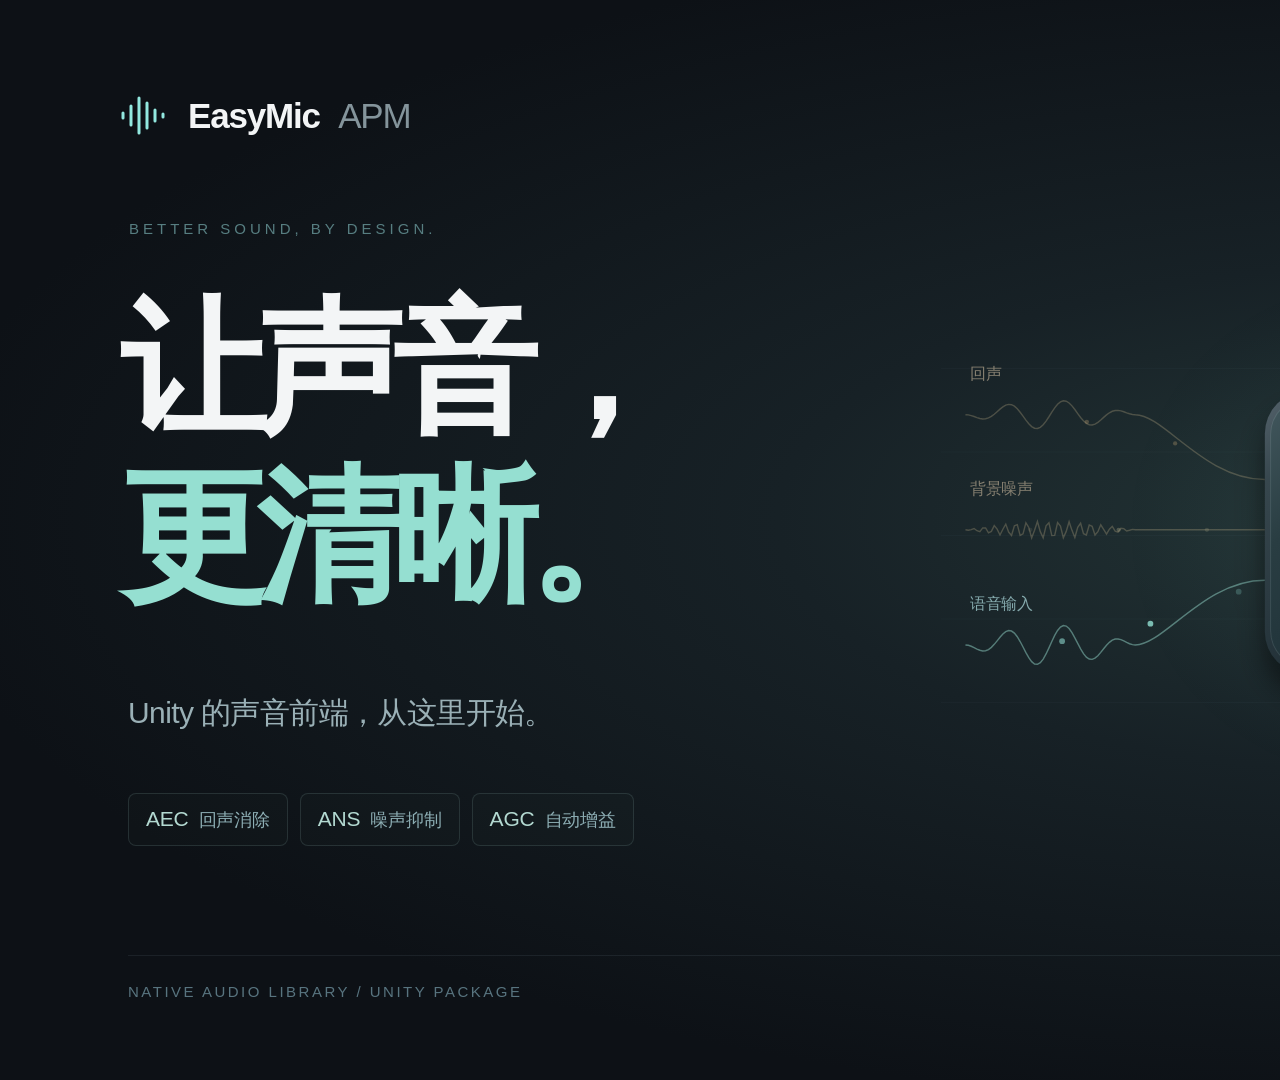
<file: site/cover.html>
<!doctype html>
<html lang="zh-CN">
<head><meta charset="utf-8"><meta name="viewport" content="width=device-width, initial-scale=1"><title>EasyMic APM · 视频封面</title><style>
*{box-sizing:border-box}html,body{margin:0;width:1920px;height:1080px;overflow:hidden}body{font-family:-apple-system,BlinkMacSystemFont,"Helvetica Neue","PingFang SC",sans-serif;-webkit-font-smoothing:antialiased;background:#0e1115;color:#f3f5f6}.cover{position:relative;width:1920px;height:1080px;overflow:hidden;background:radial-gradient(ellipse at 74% 48%,#243637 0%,#172126 32%,#0d1116 75%)}.brand{position:absolute;left:120px;top:94px;display:flex;align-items:center;gap:19px;font-size:35px;letter-spacing:-1.2px;font-weight:600}.brand b{font-weight:400;color:#84949b;margin-left:10px}.brand svg{width:49px;height:43px}.brand svg path{stroke:#92e8df;fill:none;stroke-width:3;stroke-linecap:round}.top-label{position:absolute;right:124px;top:106px;font-size:15px;letter-spacing:3px;color:#779298}.cover h1{position:absolute;left:120px;top:285px;font-size:146px;line-height:1.15;letter-spacing:-10px;font-weight:600;margin:0;z-index:1}.cover h1 span{color:#95dfd1}.subtitle{position:absolute;left:128px;top:663px;font-size:30px;color:#9ab0b6;letter-spacing:-.6px}.tags{position:absolute;left:128px;top:793px;display:flex;gap:12px}.tags span{color:#8cadb3;border:1px solid #67858240;background:#8baca205;border-radius:8px;padding:13px 17px;font-size:18px;letter-spacing:-.2px}.tags b{font-size:21px;color:#b3d9d1;font-weight:500;margin-right:10px}.bottom{position:absolute;left:128px;right:124px;bottom:73px;border-top:1px solid #a4c3d117;padding-top:27px;display:flex;justify-content:space-between;font-size:15px;letter-spacing:2.5px;color:#58747f}.bottom span:last-child{font-size:18px;letter-spacing:1px;color:#768f97}.art{position:absolute;left:905px;top:201px;width:950px;height:649px}#cover-canvas{width:100%;height:100%}.cover-index{position:absolute;left:129px;top:220px;font-size:15px;letter-spacing:4px;color:#577e81}.art-label{position:absolute;right:218px;top:841px;color:#46626c;letter-spacing:1px;font-size:13px}
</style></head><body><div class="cover"><div class="brand"><svg viewBox="0 0 49 43" aria-hidden="true"><path d="M3 24V19M11 31V12M19 39V4M27 34V9M35 27V16M43 23V20"/></svg><span>EasyMic <b>APM</b></span></div><span class="top-label">ACOUSTIC FRONT END</span><div class="cover-index">BETTER SOUND, BY DESIGN.</div><h1>让声音，<br><span>更清晰。</span></h1><p class="subtitle">Unity 的声音前端，从这里开始。</p><div class="tags"><span><b>AEC</b>回声消除</span><span><b>ANS</b>噪声抑制</span><span><b>AGC</b>自动增益</span></div><div class="art"><canvas id="cover-canvas" aria-label="APM 声学前端概念视觉"></canvas></div><span class="art-label">功能示意</span><div class="bottom"><span>NATIVE AUDIO LIBRARY / UNITY PACKAGE</span><span>更自然的交流。更清晰的表达。</span></div></div><script src="assets/js/scene.js"></script><script>window.coverScene=new AcousticScene(document.getElementById('cover-canvas'),{hero:true,aec:true,ans:true,agc:true});EasyMicAnimation.setPaused(true);</script></body></html>
</file>
